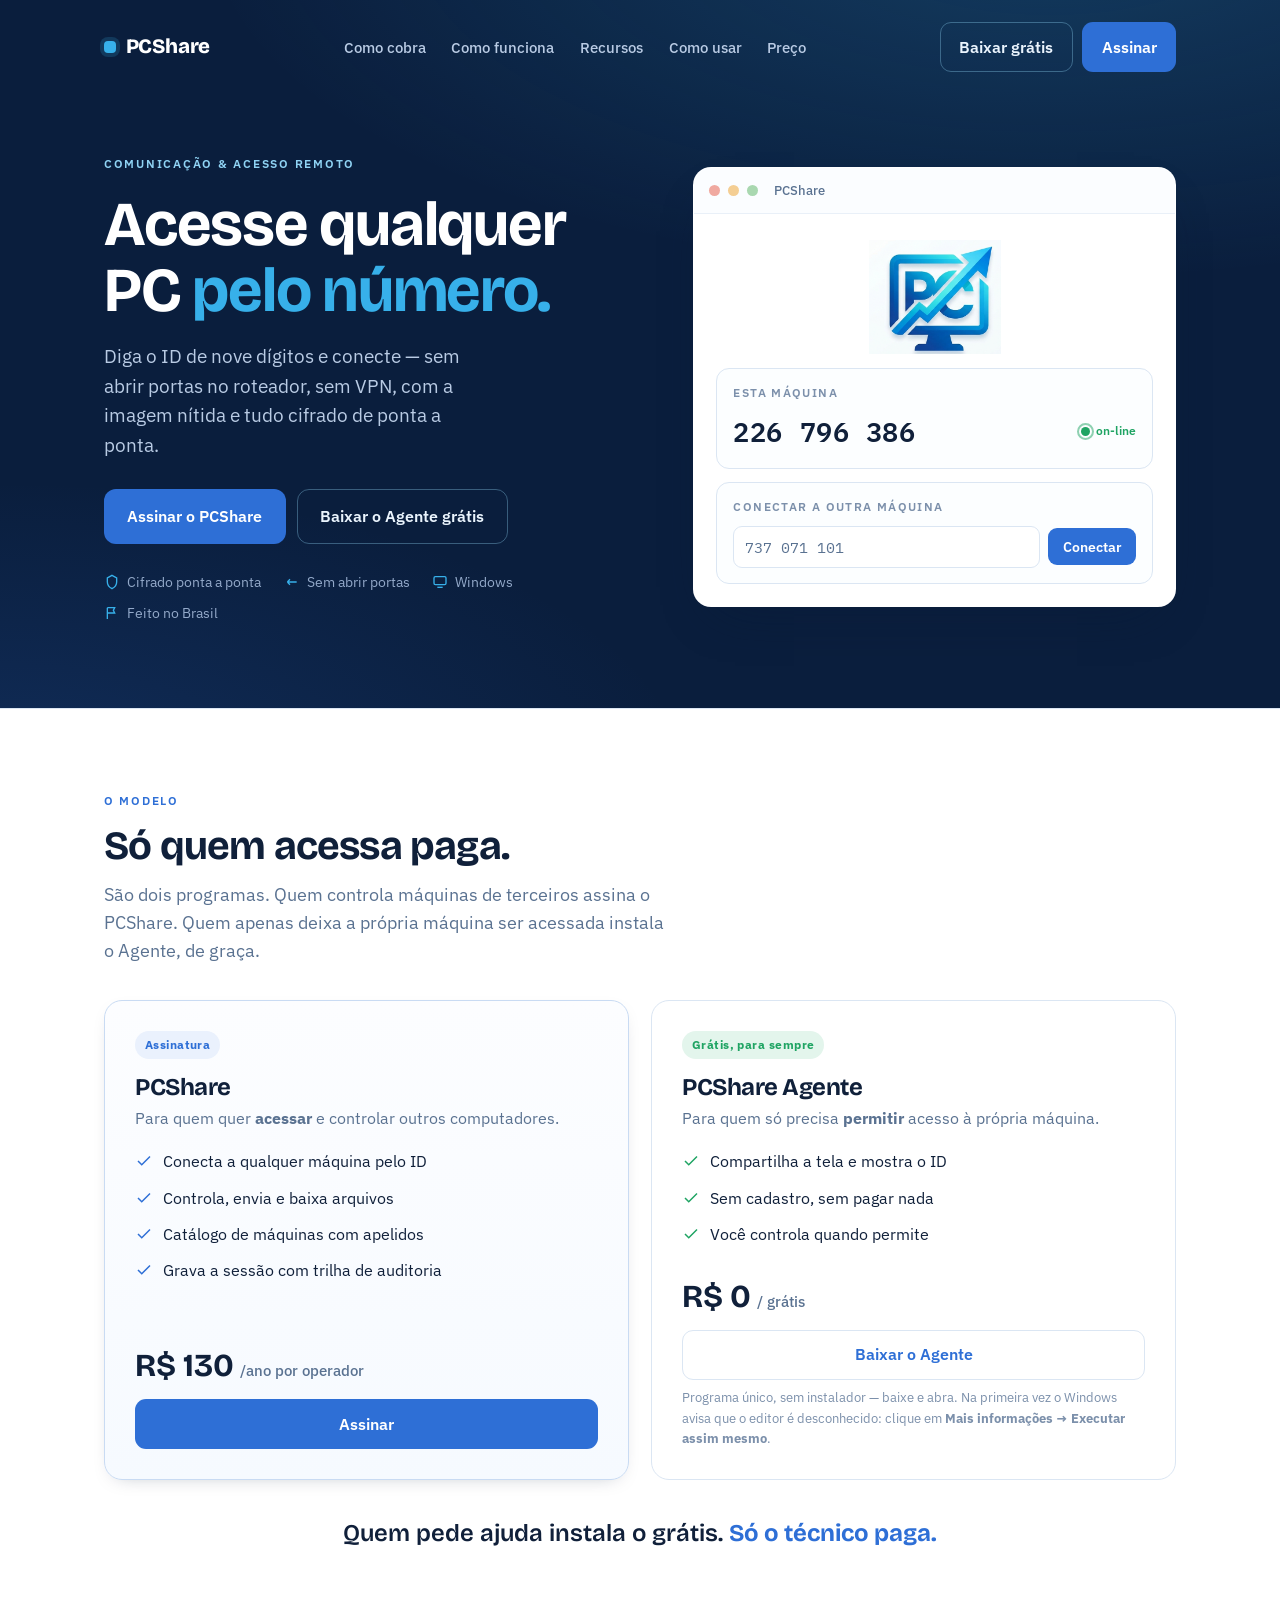
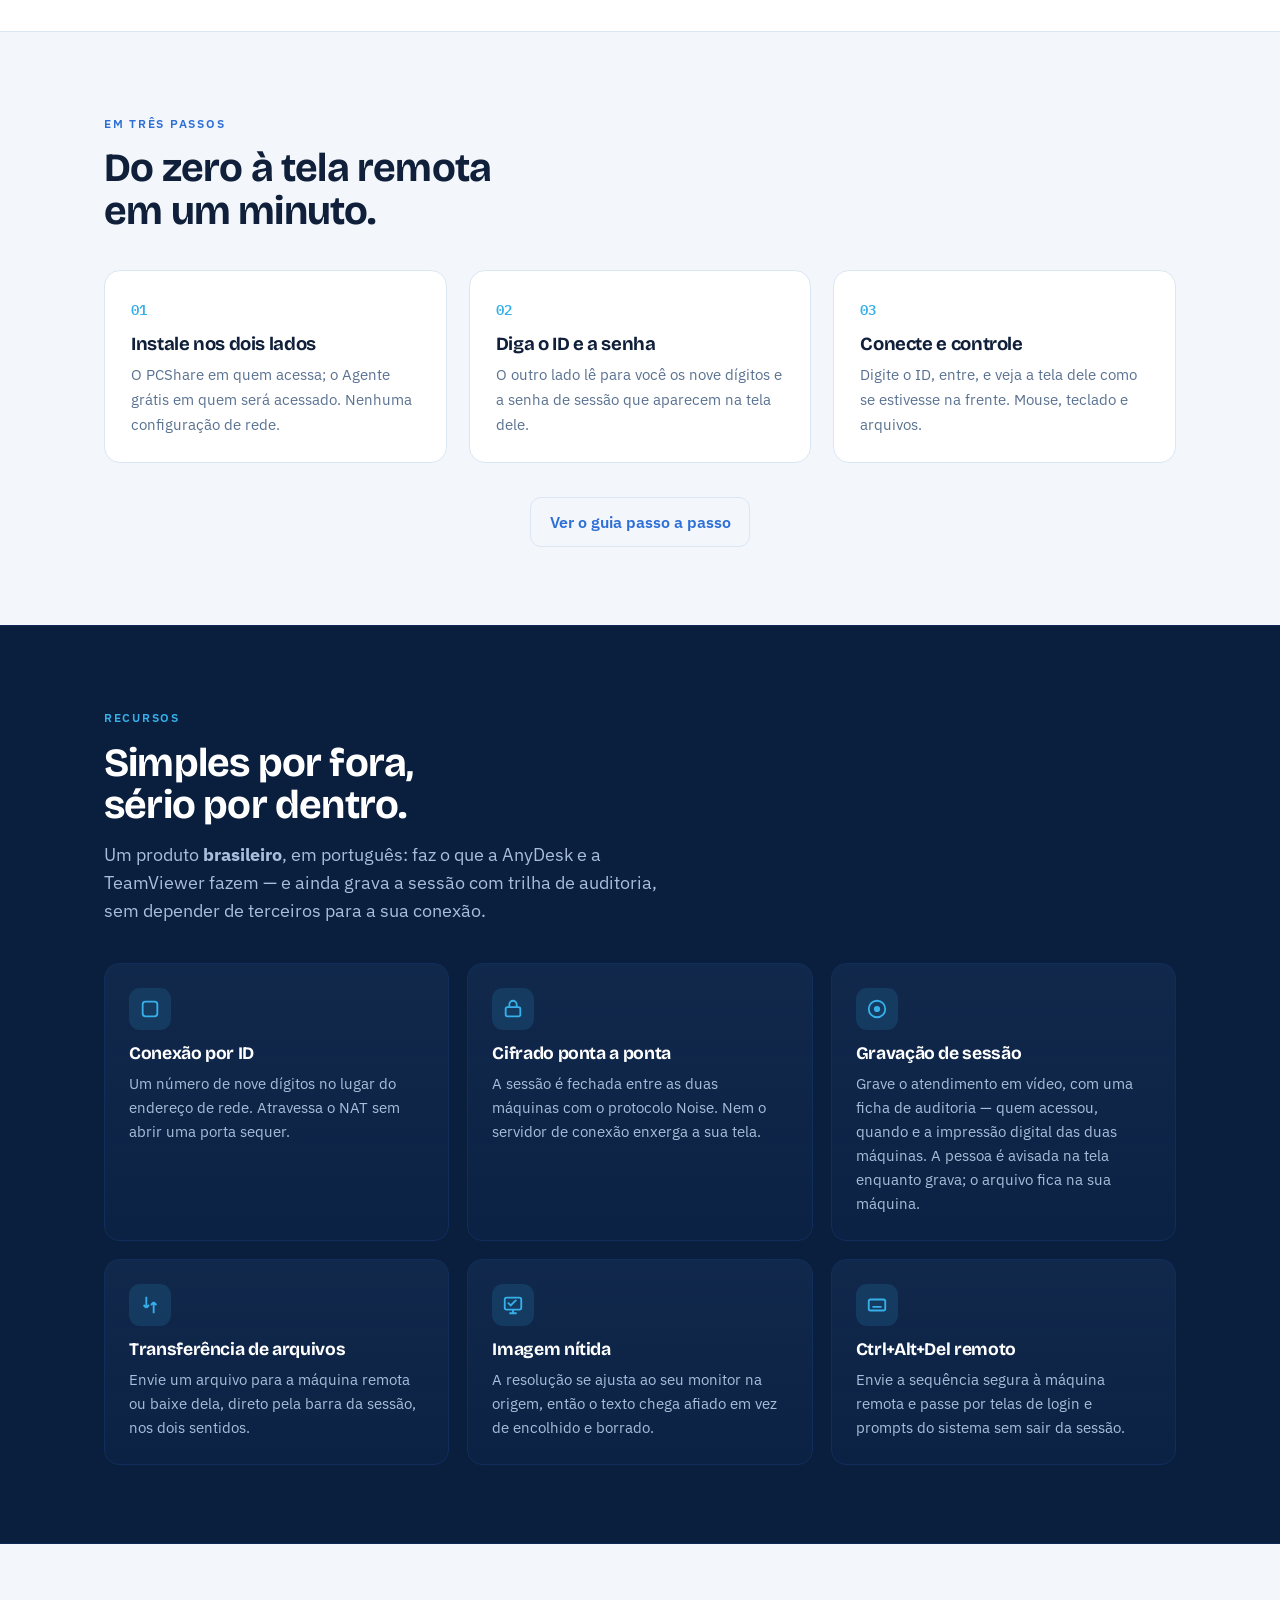
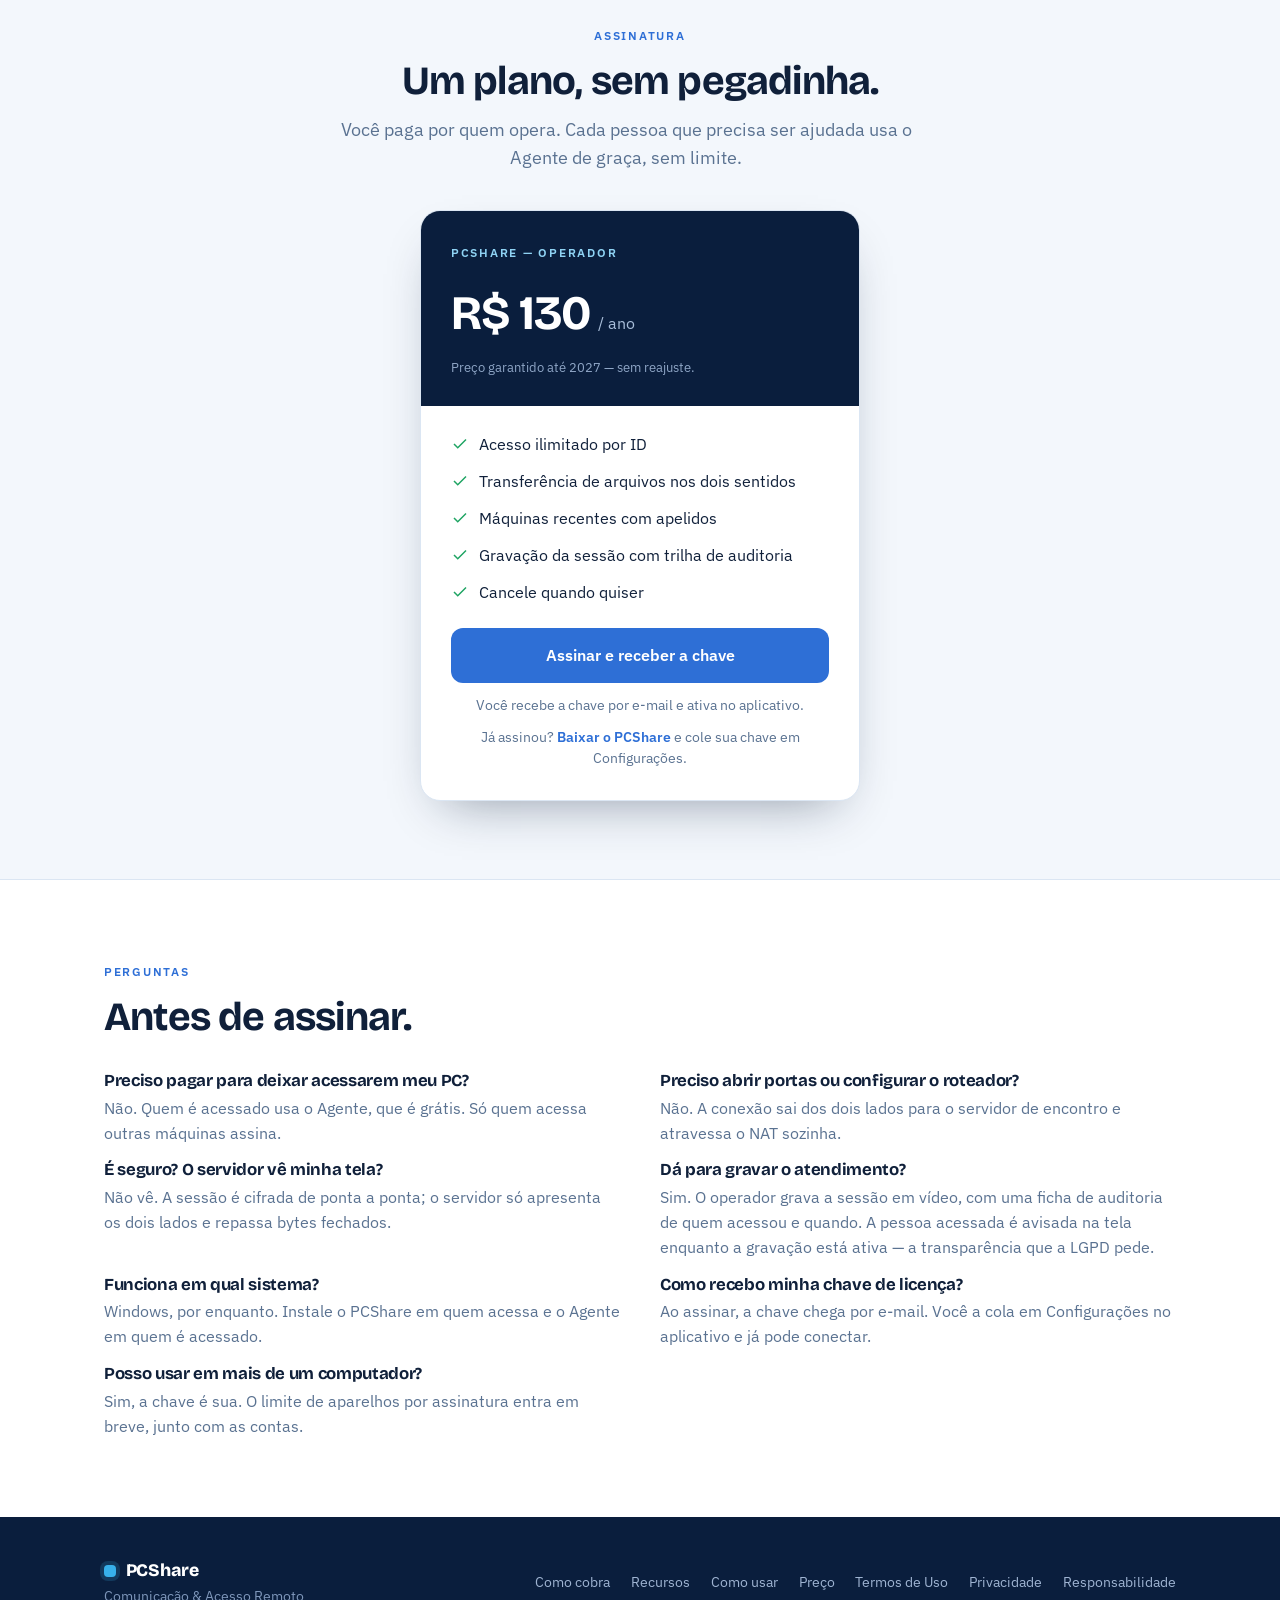
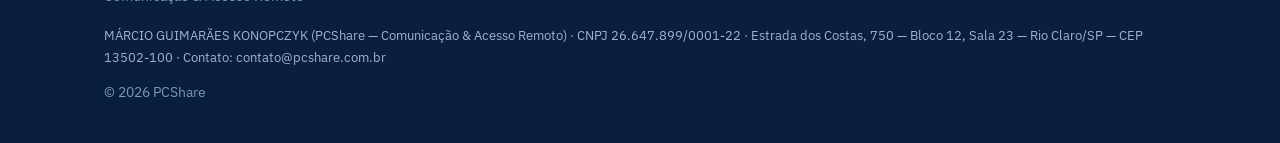
<file: site/index.html>
<!doctype html>
<html lang="pt-BR">
<head>
<meta charset="utf-8">
<meta name="viewport" content="width=device-width, initial-scale=1">
<title>PCShare — acesso remoto por ID</title>
<meta name="description" content="Acesso remoto por ID, brasileiro e cifrado de ponta a ponta, com gravação de sessão e trilha de auditoria. O operador assina; quem é acessado usa de graça.">
<link rel="canonical" href="https://www.pcshare.com.br/">
<meta name="theme-color" content="#0A1E3D">
<link rel="icon" type="image/png" sizes="64x64" href="/favicon.png">
<link rel="apple-touch-icon" href="/favicon.png">

<!-- cartão do link: é assim que a página aparece colada no WhatsApp -->
<meta property="og:type" content="website">
<meta property="og:site_name" content="PCShare">
<meta property="og:locale" content="pt_BR">
<meta property="og:url" content="https://www.pcshare.com.br/">
<meta property="og:title" content="PCShare — acesse qualquer PC pelo número">
<meta property="og:description" content="Diga o ID de nove dígitos e conecte: sem abrir portas no roteador, sem VPN, cifrado de ponta a ponta. Quem é acessado usa de graça.">
<meta property="og:image" content="https://www.pcshare.com.br/og.png">
<meta property="og:image:width" content="1200">
<meta property="og:image:height" content="630">
<meta property="og:image:alt" content="PCShare — Comunicação & Acesso Remoto">
<meta name="twitter:card" content="summary_large_image">
<meta name="twitter:title" content="PCShare — acesse qualquer PC pelo número">
<meta name="twitter:description" content="Diga o ID de nove dígitos e conecte: sem abrir portas no roteador, sem VPN, cifrado de ponta a ponta.">
<meta name="twitter:image" content="https://www.pcshare.com.br/og.png">

<link rel="preconnect" href="https://fonts.googleapis.com">
<link rel="preconnect" href="https://fonts.gstatic.com" crossorigin>
<link rel="stylesheet" href="https://fonts.googleapis.com/css2?family=Bricolage+Grotesque:opsz,wght@12..96,600;12..96,700;12..96,800&family=IBM+Plex+Mono:wght@500;600&family=IBM+Plex+Sans:wght@400;500;600;700&display=swap">
<style>
  :root{
    --navy:#0A1E3D; --navy-2:#0E2A54;
    --navy-line:#1B3A66; --navy-card:#102E5B;
    --cyan:#37B0EA; --cyan-soft:#8FD3F4;
    --blue:#2E6FD6; --blue-hover:#255FBD;
    --ink:#10203A; --muted:#5A7291; --muted-2:#7C90AB;
    --paper:#F3F7FC; --card:#FFFFFF; --line:#DBE6F3; --line-2:#E9F0F8;
    --good:#1FA463; --good-soft:#E3F5EC;
    --sans:"IBM Plex Sans", system-ui, -apple-system, Segoe UI, Roboto, sans-serif;
    --disp:"Bricolage Grotesque", var(--sans);
    --mono:"IBM Plex Mono", ui-monospace, SFMono-Regular, Menlo, monospace;
    --wrap:1120px;
    --shadow:0 22px 50px -24px rgba(9,26,54,.45);
    --shadow-sm:0 6px 20px -12px rgba(9,26,54,.35);
  }
  *{box-sizing:border-box}
  body{
    margin:0; background:var(--paper); color:var(--ink);
    font-family:var(--sans); font-size:16px; line-height:1.6;
    -webkit-font-smoothing:antialiased;
  }
  h1,h2,h3{font-family:var(--disp); font-weight:700; line-height:1.06; letter-spacing:-.02em; text-wrap:balance; margin:0}
  p{margin:0}
  a{color:inherit; text-decoration:none}
  img{max-width:100%; display:block}
  .wrap{max-width:var(--wrap); margin-inline:auto; padding-inline:24px}
  .eyebrow{font-size:.78rem; font-weight:600; letter-spacing:.14em; text-transform:uppercase}
  .btn{
    display:inline-flex; align-items:center; gap:.5rem; justify-content:center;
    font-family:var(--sans); font-weight:600; font-size:.98rem;
    padding:.72rem 1.15rem; border-radius:11px; border:1px solid transparent;
    cursor:pointer; transition:transform .12s ease, background .15s ease, border-color .15s ease;
  }
  .btn:active{transform:translateY(1px)}
  .btn-primary{background:var(--blue); color:#fff}
  .btn-primary:hover{background:var(--blue-hover)}
  .btn-ghost-light{background:transparent; color:#EAF4FD; border-color:rgba(143,211,244,.35)}
  .btn-ghost-light:hover{border-color:var(--cyan); color:#fff}
  .btn-ghost{background:transparent; color:var(--blue); border-color:var(--line)}
  .btn-ghost:hover{border-color:var(--blue); background:#fff}
  .btn-lg{padding:.85rem 1.4rem; font-size:1.02rem; border-radius:12px}
  a:focus-visible,.btn:focus-visible{outline:3px solid var(--cyan); outline-offset:2px}

  /* ---------- hero + nav (navy) ---------- */
  .top{background:var(--navy); color:#EAF2FB; position:relative; overflow:hidden}
  .top::before{ /* faint signal grid */
    content:""; position:absolute; inset:0;
    background:
      radial-gradient(120% 90% at 82% -10%, rgba(55,176,234,.20), transparent 55%),
      radial-gradient(90% 70% at 0% 110%, rgba(46,111,214,.18), transparent 60%);
    pointer-events:none;
  }
  nav{position:relative; display:flex; align-items:center; justify-content:space-between; gap:1rem; padding-block:22px}
  .brand{display:flex; align-items:center; gap:.6rem; font-family:var(--disp); font-weight:800; font-size:1.28rem; letter-spacing:-.01em; color:#fff}
  .brand .mk{width:12px; height:12px; border-radius:4px; background:var(--cyan); box-shadow:0 0 0 4px rgba(55,176,234,.18)}
  .nav-links{display:flex; align-items:center; gap:1.6rem}
  .nav-links a{color:#B9CBE4; font-weight:500; font-size:.95rem}
  .nav-links a:hover{color:#fff}
  .nav-cta{display:flex; align-items:center; gap:.6rem}

  .hero{position:relative; display:grid; grid-template-columns:1.05fr .95fr; gap:56px; align-items:center; padding-block:56px 84px}
  .hero .eyebrow{color:var(--cyan-soft)}
  .hero h1{color:#fff; font-size:clamp(2.4rem,5.4vw,3.9rem); margin-top:16px}
  .hero h1 .hl{color:var(--cyan)}
  .hero .lead{color:#B9CBE4; font-size:1.16rem; max-width:34ch; margin-top:18px}
  .hero-cta{display:flex; flex-wrap:wrap; gap:.7rem; margin-top:28px}
  .trust{display:flex; flex-wrap:wrap; gap:.5rem 1.4rem; margin-top:26px; color:#93A9C9; font-size:.9rem}
  .trust span{display:inline-flex; align-items:center; gap:.45rem}
  .trust svg{color:var(--cyan)}

  /* app-window mock */
  .mock{background:var(--card); color:var(--ink); border-radius:18px; box-shadow:var(--shadow); overflow:hidden; border:1px solid rgba(255,255,255,.5)}
  .mock-bar{display:flex; align-items:center; gap:.5rem; padding:12px 15px; border-bottom:1px solid var(--line-2); background:#FBFDFF}
  .mock-bar i{width:11px; height:11px; border-radius:50%; background:#D6E0EC; display:block}
  .mock-bar i:nth-child(1){background:#F0A9A0} .mock-bar i:nth-child(2){background:#F4CE93} .mock-bar i:nth-child(3){background:#A9D8B0}
  .mock-bar .ttl{margin-left:8px; font-size:.82rem; color:var(--muted); font-weight:500}
  .mock-body{padding:22px}
  .mock-logo{display:flex; justify-content:center; padding:4px 0 14px}
  .mock-logo img{width:132px; height:auto}
  .panel{border:1px solid var(--line); border-radius:13px; padding:15px 16px; background:#FCFEFF}
  .panel + .panel{margin-top:13px}
  .plabel{font-size:.72rem; font-weight:600; letter-spacing:.12em; text-transform:uppercase; color:var(--muted-2)}
  .idrow{display:flex; align-items:center; justify-content:space-between; gap:10px; margin-top:7px}
  .idnum{font-family:var(--mono); font-weight:600; font-size:1.7rem; letter-spacing:.02em; color:var(--ink)}
  .online{display:inline-flex; align-items:center; gap:.4rem; font-size:.78rem; color:var(--good); font-weight:600}
  .dot{position:relative; width:9px; height:9px; border-radius:50%; background:var(--good)}
  .dot::after{content:""; position:absolute; inset:-4px; border-radius:50%; border:2px solid var(--good); opacity:.5; animation:ping 1.8s ease-out infinite}
  .field{display:flex; align-items:center; gap:8px; margin-top:9px}
  .field .inp{flex:1; border:1px solid var(--line); border-radius:9px; padding:.5rem .65rem; font-family:var(--mono); color:var(--muted); font-size:.95rem; background:#fff}
  .field .go{background:var(--blue); color:#fff; border:none; border-radius:9px; padding:.55rem .9rem; font-weight:600; font-family:var(--sans); font-size:.9rem}
  @keyframes ping{from{transform:scale(1); opacity:.5} to{transform:scale(2.1); opacity:0}}
  @media (prefers-reduced-motion:reduce){.dot::after{animation:none}}

  /* ---------- sections ---------- */
  section{padding-block:78px}
  .sec-head{max-width:60ch}
  .sec-head .eyebrow{color:var(--blue)}
  .sec-head h2{font-size:clamp(1.75rem,3.4vw,2.5rem); margin-top:12px}
  .sec-head p{color:var(--muted); font-size:1.1rem; margin-top:14px; max-width:52ch}

  /* two paths */
  .paths{background:#fff; border-block:1px solid var(--line)}
  .paths-grid{display:grid; grid-template-columns:1fr 1fr; gap:22px; margin-top:34px}
  .path{border:1px solid var(--line); border-radius:18px; padding:30px; display:flex; flex-direction:column; background:var(--card)}
  .path.pay{border-color:#C9DBF3; box-shadow:var(--shadow-sm); background:linear-gradient(180deg,#FCFDFF, #F6FAFF)}
  .path .tag{align-self:flex-start; font-size:.76rem; font-weight:700; letter-spacing:.04em; padding:.28rem .6rem; border-radius:999px}
  .tag.paid{background:#EAF1FD; color:var(--blue)}
  .tag.free{background:var(--good-soft); color:var(--good)}
  .path h3{font-size:1.5rem; margin-top:16px}
  .path .who{color:var(--muted); margin-top:6px; font-size:.98rem}
  .path ul{list-style:none; padding:0; margin:18px 0 24px; display:flex; flex-direction:column; gap:11px}
  .path li{display:flex; gap:.6rem; align-items:flex-start; font-size:.98rem}
  .path li svg{flex:none; margin-top:3px; color:var(--blue)}
  .path.free li svg{color:var(--good)}
  .path .foot{margin-top:auto; display:flex; flex-direction:column; gap:8px}
  .price{font-family:var(--disp); font-weight:700; font-size:2rem; color:var(--ink); display:flex; align-items:baseline; gap:.35rem}
  .price small{font-size:.95rem; font-weight:500; color:var(--muted); font-family:var(--sans)}
  .path .note{font-size:.8rem; color:var(--muted-2)}
  .rule{margin-top:34px; text-align:center; font-family:var(--disp); font-weight:600; font-size:clamp(1.1rem,2.3vw,1.5rem); color:var(--ink)}
  .rule b{color:var(--blue)}

  /* how */
  .steps{display:grid; grid-template-columns:repeat(3,1fr); gap:22px; margin-top:38px; counter-reset:s}
  .step{position:relative; padding:26px; border:1px solid var(--line); border-radius:16px; background:#fff}
  .step::before{counter-increment:s; content:counter(s,decimal-leading-zero); font-family:var(--mono); font-weight:600; color:var(--cyan); font-size:.9rem}
  .step h3{font-size:1.16rem; margin-top:12px}
  .step p{color:var(--muted); margin-top:8px; font-size:.96rem}

  /* features */
  .features{background:var(--navy); color:#E7F0FA; border-block:1px solid var(--navy-2)}
  .features .sec-head .eyebrow{color:var(--cyan)}
  .features .sec-head h2{color:#fff}
  .features .sec-head p{color:#A9BEDA}
  .fgrid{display:grid; grid-template-columns:repeat(3,1fr); gap:18px; margin-top:38px}
  .feat{border:1px solid var(--navy-card); border-radius:15px; padding:24px; background:linear-gradient(180deg,rgba(28,59,102,.35),rgba(16,46,91,.25))}
  .feat .ic{width:42px; height:42px; border-radius:11px; display:grid; place-items:center; background:rgba(55,176,234,.14); color:var(--cyan); margin-bottom:15px}
  .feat h3{font-size:1.1rem; color:#fff}
  .feat p{color:#A9BEDA; margin-top:8px; font-size:.94rem}

  /* pricing */
  .pricing .sec-head{margin-inline:auto; text-align:center}
  .plan{max-width:440px; margin:38px auto 0; border:1px solid var(--line); border-radius:20px; overflow:hidden; box-shadow:var(--shadow); background:#fff}
  .plan-top{background:var(--navy); color:#fff; padding:28px 30px}
  .plan-top .eyebrow{color:var(--cyan-soft)}
  .plan-top .pr{display:flex; align-items:baseline; gap:.4rem; margin-top:10px}
  .plan-top .pr b{font-family:var(--disp); font-weight:700; font-size:3rem; letter-spacing:-.02em}
  .plan-top .pr span{color:#A9BEDA}
  .plan-top .ex{color:#8FA6C6; font-size:.8rem; margin-top:6px}
  .plan-body{padding:26px 30px 30px}
  .plan-body ul{list-style:none; padding:0; margin:0 0 22px; display:flex; flex-direction:column; gap:12px}
  .plan-body li{display:flex; gap:.6rem; align-items:flex-start; font-size:.98rem}
  .plan-body li svg{flex:none; margin-top:3px; color:var(--good)}
  .plan-body .btn{width:100%}
  .plan-body .sub{text-align:center; font-size:.85rem; color:var(--muted); margin-top:12px}

  /* faq */
  .faq-grid{display:grid; grid-template-columns:1fr 1fr; gap:16px 40px; margin-top:34px}
  .qa h3{font-size:1.05rem}
  .qa p{color:var(--muted); margin-top:6px; font-size:.97rem}

  footer{background:var(--navy); color:#9FB4D2; padding-block:40px}
  .foot-row{display:flex; flex-wrap:wrap; align-items:center; justify-content:space-between; gap:16px}
  footer .brand{font-size:1.1rem}
  footer .tagline{font-size:.86rem; color:#7E96BA}
  footer .links{display:flex; flex-wrap:wrap; gap:1.3rem; font-size:.9rem}
  footer .links a:hover{color:#fff}
  footer .ident{font-size:.82rem; color:#9FB4D2; line-height:1.7; margin-top:18px}
  .preencher{background:#FFF3C4; color:#7a5c00; padding:0 5px; border-radius:4px; font-weight:600; white-space:nowrap}

  @media (max-width:900px){
    .hero{grid-template-columns:1fr; gap:36px; padding-block:36px 60px}
    .hero .lead{max-width:46ch}
    .paths-grid,.steps,.fgrid,.faq-grid{grid-template-columns:1fr}
    .nav-links{display:none}
  }
  @media (max-width:560px){
    .wrap{padding-inline:18px}
    section{padding-block:56px}
    .idnum{font-size:1.45rem}
    .nav-cta .btn:first-child{display:none}
  }
</style>
</head>
<body>

<div class="top">
  <div class="wrap">
    <nav>
      <div class="brand"><span class="mk"></span>PCShare</div>
      <div class="nav-links">
        <a href="#modelo">Como cobra</a>
        <a href="#como">Como funciona</a>
        <a href="#recursos">Recursos</a>
        <a href="/como-usar.html">Como usar</a>
        <a href="#preco">Preço</a>
      </div>
      <div class="nav-cta">
        <a class="btn btn-ghost-light" href="/baixar/PCShare-Agente.exe" download>Baixar grátis</a>
        <a class="btn btn-primary" href="#preco">Assinar</a>
      </div>
    </nav>

    <header class="hero">
      <div>
        <span class="eyebrow">Comunicação &amp; Acesso Remoto</span>
        <h1>Acesse qualquer PC <span class="hl">pelo número.</span></h1>
        <p class="lead">Diga o ID de nove dígitos e conecte — sem abrir portas no roteador, sem VPN, com a imagem nítida e tudo cifrado de ponta a ponta.</p>
        <div class="hero-cta">
          <a class="btn btn-primary btn-lg" href="#preco">Assinar o PCShare</a>
          <a class="btn btn-ghost-light btn-lg" href="/baixar/PCShare-Agente.exe" download>Baixar o Agente grátis</a>
        </div>
        <div class="trust">
          <span><svg width="16" height="16" viewBox="0 0 24 24" fill="none" stroke="currentColor" stroke-width="2"><path d="M12 2l7 4v6c0 4.5-3 8-7 10-4-2-7-5.5-7-10V6l7-4z"/></svg> Cifrado ponta a ponta</span>
          <span><svg width="16" height="16" viewBox="0 0 24 24" fill="none" stroke="currentColor" stroke-width="2"><path d="M5 12h14M5 12l4-4M5 12l4 4"/></svg> Sem abrir portas</span>
          <span><svg width="16" height="16" viewBox="0 0 24 24" fill="none" stroke="currentColor" stroke-width="2"><rect x="3" y="4" width="18" height="12" rx="2"/><path d="M8 20h8"/></svg> Windows</span>
          <span><svg width="16" height="16" viewBox="0 0 24 24" fill="none" stroke="currentColor" stroke-width="2"><path d="M5 21V4M5 4h11l-2 4 2 4H5"/></svg> Feito no Brasil</span>
        </div>
      </div>

      <div class="mock" role="img" aria-label="Tela do aplicativo PCShare mostrando o ID da máquina">
        <div class="mock-bar"><i></i><i></i><i></i><span class="ttl">PCShare</span></div>
        <div class="mock-body">
          <div class="mock-logo"><img src="logo.png" alt="Logo do PCShare"></div>
          <div class="panel">
            <div class="plabel">Esta máquina</div>
            <div class="idrow">
              <span class="idnum">226 796 386</span>
              <span class="online"><span class="dot"></span>on-line</span>
            </div>
          </div>
          <div class="panel">
            <div class="plabel">Conectar a outra máquina</div>
            <div class="field">
              <span class="inp">737 071 101</span>
              <button class="go" type="button">Conectar</button>
            </div>
          </div>
        </div>
      </div>
    </header>
  </div>
</div>

<!-- ======= dois caminhos: quem paga ======= -->
<section class="paths" id="modelo">
  <div class="wrap">
    <div class="sec-head">
      <span class="eyebrow">O modelo</span>
      <h2>Só quem acessa paga.</h2>
      <p>São dois programas. Quem controla máquinas de terceiros assina o PCShare. Quem apenas deixa a própria máquina ser acessada instala o Agente, de graça.</p>
    </div>

    <div class="paths-grid">
      <div class="path pay">
        <span class="tag paid">Assinatura</span>
        <h3>PCShare</h3>
        <p class="who">Para quem quer <strong>acessar</strong> e controlar outros computadores.</p>
        <ul>
          <li><svg width="18" height="18" viewBox="0 0 24 24" fill="none" stroke="currentColor" stroke-width="2"><path d="M20 6L9 17l-5-5"/></svg> Conecta a qualquer máquina pelo ID</li>
          <li><svg width="18" height="18" viewBox="0 0 24 24" fill="none" stroke="currentColor" stroke-width="2"><path d="M20 6L9 17l-5-5"/></svg> Controla, envia e baixa arquivos</li>
          <li><svg width="18" height="18" viewBox="0 0 24 24" fill="none" stroke="currentColor" stroke-width="2"><path d="M20 6L9 17l-5-5"/></svg> Catálogo de máquinas com apelidos</li>
          <li><svg width="18" height="18" viewBox="0 0 24 24" fill="none" stroke="currentColor" stroke-width="2"><path d="M20 6L9 17l-5-5"/></svg> Grava a sessão com trilha de auditoria</li>
        </ul>
        <div class="foot">
          <div class="price">R$ 130 <small>/ano por operador</small></div>
          <a class="btn btn-primary" href="#preco">Assinar</a>
        </div>
      </div>

      <div class="path free">
        <span class="tag free">Grátis, para sempre</span>
        <h3>PCShare Agente</h3>
        <p class="who">Para quem só precisa <strong>permitir</strong> acesso à própria máquina.</p>
        <ul>
          <li><svg width="18" height="18" viewBox="0 0 24 24" fill="none" stroke="currentColor" stroke-width="2"><path d="M20 6L9 17l-5-5"/></svg> Compartilha a tela e mostra o ID</li>
          <li><svg width="18" height="18" viewBox="0 0 24 24" fill="none" stroke="currentColor" stroke-width="2"><path d="M20 6L9 17l-5-5"/></svg> Sem cadastro, sem pagar nada</li>
          <li><svg width="18" height="18" viewBox="0 0 24 24" fill="none" stroke="currentColor" stroke-width="2"><path d="M20 6L9 17l-5-5"/></svg> Você controla quando permite</li>
        </ul>
        <div class="foot">
          <div class="price">R$ 0 <small>/ grátis</small></div>
          <a class="btn btn-ghost" href="/baixar/PCShare-Agente.exe" download id="baixar">Baixar o Agente</a>
          <p class="note">Programa único, sem instalador — baixe e abra. Na primeira vez o Windows avisa que o editor é desconhecido: clique em <b>Mais informações → Executar assim mesmo</b>.</p>
        </div>
      </div>
    </div>

    <p class="rule">Quem pede ajuda instala o grátis. <b>Só o técnico paga.</b></p>
  </div>
</section>

<!-- ======= como funciona ======= -->
<section id="como">
  <div class="wrap">
    <div class="sec-head">
      <span class="eyebrow">Em três passos</span>
      <h2>Do zero à tela remota em um minuto.</h2>
    </div>
    <div class="steps">
      <div class="step">
        <h3>Instale nos dois lados</h3>
        <p>O PCShare em quem acessa; o Agente grátis em quem será acessado. Nenhuma configuração de rede.</p>
      </div>
      <div class="step">
        <h3>Diga o ID e a senha</h3>
        <p>O outro lado lê para você os nove dígitos e a senha de sessão que aparecem na tela dele.</p>
      </div>
      <div class="step">
        <h3>Conecte e controle</h3>
        <p>Digite o ID, entre, e veja a tela dele como se estivesse na frente. Mouse, teclado e arquivos.</p>
      </div>
    </div>
    <div style="text-align:center; margin-top:34px">
      <a class="btn btn-ghost" href="/como-usar.html">Ver o guia passo a passo</a>
    </div>
  </div>
</section>

<!-- ======= recursos ======= -->
<section class="features" id="recursos">
  <div class="wrap">
    <div class="sec-head">
      <span class="eyebrow">Recursos</span>
      <h2>Simples por fora, sério por dentro.</h2>
      <p>Um produto <strong>brasileiro</strong>, em português: faz o que a AnyDesk e a TeamViewer fazem — e ainda grava a sessão com trilha de auditoria, sem depender de terceiros para a sua conexão.</p>
    </div>
    <div class="fgrid">
      <div class="feat">
        <div class="ic"><svg width="22" height="22" viewBox="0 0 24 24" fill="none" stroke="currentColor" stroke-width="2"><rect x="4" y="4" width="16" height="16" rx="3"/><path d="M9 9h.01M15 9h.01M9 15h.01M15 15h.01"/></svg></div>
        <h3>Conexão por ID</h3>
        <p>Um número de nove dígitos no lugar do endereço de rede. Atravessa o NAT sem abrir uma porta sequer.</p>
      </div>
      <div class="feat">
        <div class="ic"><svg width="22" height="22" viewBox="0 0 24 24" fill="none" stroke="currentColor" stroke-width="2"><rect x="4" y="10" width="16" height="10" rx="2"/><path d="M8 10V7a4 4 0 018 0v3"/></svg></div>
        <h3>Cifrado ponta a ponta</h3>
        <p>A sessão é fechada entre as duas máquinas com o protocolo Noise. Nem o servidor de conexão enxerga a sua tela.</p>
      </div>
      <div class="feat">
        <div class="ic"><svg width="22" height="22" viewBox="0 0 24 24" fill="none" stroke="currentColor" stroke-width="2"><circle cx="12" cy="12" r="9"/><circle cx="12" cy="12" r="3.4" fill="currentColor" stroke="none"/></svg></div>
        <h3>Gravação de sessão</h3>
        <p>Grave o atendimento em vídeo, com uma ficha de auditoria — quem acessou, quando e a impressão digital das duas máquinas. A pessoa é avisada na tela enquanto grava; o arquivo fica na sua máquina.</p>
      </div>
      <div class="feat">
        <div class="ic"><svg width="22" height="22" viewBox="0 0 24 24" fill="none" stroke="currentColor" stroke-width="2"><path d="M8 3v12M8 15l-3-3M8 15l3-3M16 21V9M16 9l-3 3M16 9l3 3"/></svg></div>
        <h3>Transferência de arquivos</h3>
        <p>Envie um arquivo para a máquina remota ou baixe dela, direto pela barra da sessão, nos dois sentidos.</p>
      </div>
      <div class="feat">
        <div class="ic"><svg width="22" height="22" viewBox="0 0 24 24" fill="none" stroke="currentColor" stroke-width="2"><rect x="3" y="4" width="18" height="13" rx="2"/><path d="M8 21h8M12 17v4"/><path d="M7 10l2.5 2.5L15 7" stroke-linecap="round"/></svg></div>
        <h3>Imagem nítida</h3>
        <p>A resolução se ajusta ao seu monitor na origem, então o texto chega afiado em vez de encolhido e borrado.</p>
      </div>
      <div class="feat">
        <div class="ic"><svg width="22" height="22" viewBox="0 0 24 24" fill="none" stroke="currentColor" stroke-width="2"><rect x="3" y="6" width="18" height="12" rx="2"/><path d="M7 10h.01M11 10h.01M15 10h.01M7 14h10"/></svg></div>
        <h3>Ctrl+Alt+Del remoto</h3>
        <p>Envie a sequência segura à máquina remota e passe por telas de login e prompts do sistema sem sair da sessão.</p>
      </div>
    </div>
  </div>
</section>

<!-- ======= preço ======= -->
<section class="pricing" id="preco">
  <div class="wrap">
    <div class="sec-head">
      <span class="eyebrow">Assinatura</span>
      <h2>Um plano, sem pegadinha.</h2>
      <p>Você paga por quem opera. Cada pessoa que precisa ser ajudada usa o Agente de graça, sem limite.</p>
    </div>

    <div class="plan">
      <div class="plan-top">
        <span class="eyebrow">PCShare — Operador</span>
        <div class="pr"><b>R$ 130</b><span>/ ano</span></div>
        <div class="ex">Preço garantido até 2027 — sem reajuste.</div>
      </div>
      <div class="plan-body">
        <ul>
          <li><svg width="18" height="18" viewBox="0 0 24 24" fill="none" stroke="currentColor" stroke-width="2"><path d="M20 6L9 17l-5-5"/></svg> Acesso ilimitado por ID</li>
          <li><svg width="18" height="18" viewBox="0 0 24 24" fill="none" stroke="currentColor" stroke-width="2"><path d="M20 6L9 17l-5-5"/></svg> Transferência de arquivos nos dois sentidos</li>
          <li><svg width="18" height="18" viewBox="0 0 24 24" fill="none" stroke="currentColor" stroke-width="2"><path d="M20 6L9 17l-5-5"/></svg> Máquinas recentes com apelidos</li>
          <li><svg width="18" height="18" viewBox="0 0 24 24" fill="none" stroke="currentColor" stroke-width="2"><path d="M20 6L9 17l-5-5"/></svg> Gravação da sessão com trilha de auditoria</li>
          <li><svg width="18" height="18" viewBox="0 0 24 24" fill="none" stroke="currentColor" stroke-width="2"><path d="M20 6L9 17l-5-5"/></svg> Cancele quando quiser</li>
        </ul>
        <a class="btn btn-primary btn-lg" href="https://www.asaas.com/000/c/dwhu0uk0p0c2svs0" target="_blank" rel="noopener">Assinar e receber a chave</a>
        <p class="sub">Você recebe a chave por e-mail e ativa no aplicativo.</p>
        <p class="sub" style="margin-top:10px">Já assinou? <a href="/baixar/PCShare.exe" download style="color:var(--blue); font-weight:600">Baixar o PCShare</a> e cole sua chave em Configurações.</p>
      </div>
    </div>
  </div>
</section>

<!-- ======= faq ======= -->
<section id="faq" style="background:#fff;border-top:1px solid var(--line)">
  <div class="wrap">
    <div class="sec-head">
      <span class="eyebrow">Perguntas</span>
      <h2>Antes de assinar.</h2>
    </div>
    <div class="faq-grid">
      <div class="qa">
        <h3>Preciso pagar para deixar acessarem meu PC?</h3>
        <p>Não. Quem é acessado usa o Agente, que é grátis. Só quem acessa outras máquinas assina.</p>
      </div>
      <div class="qa">
        <h3>Preciso abrir portas ou configurar o roteador?</h3>
        <p>Não. A conexão sai dos dois lados para o servidor de encontro e atravessa o NAT sozinha.</p>
      </div>
      <div class="qa">
        <h3>É seguro? O servidor vê minha tela?</h3>
        <p>Não vê. A sessão é cifrada de ponta a ponta; o servidor só apresenta os dois lados e repassa bytes fechados.</p>
      </div>
      <div class="qa">
        <h3>Dá para gravar o atendimento?</h3>
        <p>Sim. O operador grava a sessão em vídeo, com uma ficha de auditoria de quem acessou e quando. A pessoa acessada é avisada na tela enquanto a gravação está ativa — a transparência que a LGPD pede.</p>
      </div>
      <div class="qa">
        <h3>Funciona em qual sistema?</h3>
        <p>Windows, por enquanto. Instale o PCShare em quem acessa e o Agente em quem é acessado.</p>
      </div>
      <div class="qa">
        <h3>Como recebo minha chave de licença?</h3>
        <p>Ao assinar, a chave chega por e-mail. Você a cola em Configurações no aplicativo e já pode conectar.</p>
      </div>
      <div class="qa">
        <h3>Posso usar em mais de um computador?</h3>
        <p>Sim, a chave é sua. O limite de aparelhos por assinatura entra em breve, junto com as contas.</p>
      </div>
    </div>
  </div>
</section>

<footer>
  <div class="wrap">
    <div class="foot-row">
      <div>
        <div class="brand"><span class="mk"></span>PCShare</div>
        <div class="tagline">Comunicação &amp; Acesso Remoto</div>
      </div>
      <div class="links">
        <a href="#modelo">Como cobra</a>
        <a href="#recursos">Recursos</a>
        <a href="/como-usar.html">Como usar</a>
        <a href="#preco">Preço</a>
        <a href="/termos.html">Termos de Uso</a>
        <a href="/privacidade.html">Privacidade</a>
        <a href="/responsabilidade.html">Responsabilidade</a>
      </div>
    </div>
    <div class="ident">
      MÁRCIO GUIMARÃES KONOPCZYK (PCShare — Comunicação &amp; Acesso Remoto) · CNPJ 26.647.899/0001-22 ·
      Estrada dos Costas, 750 — Bloco 12, Sala 23 — Rio Claro/SP — CEP 13502-100 · Contato: <a href="mailto:contato@pcshare.com.br">contato@pcshare.com.br</a>
    </div>
    <div class="tagline" style="margin-top:12px">© 2026 PCShare</div>
  </div>
</footer>

</body>
</html>
</file>
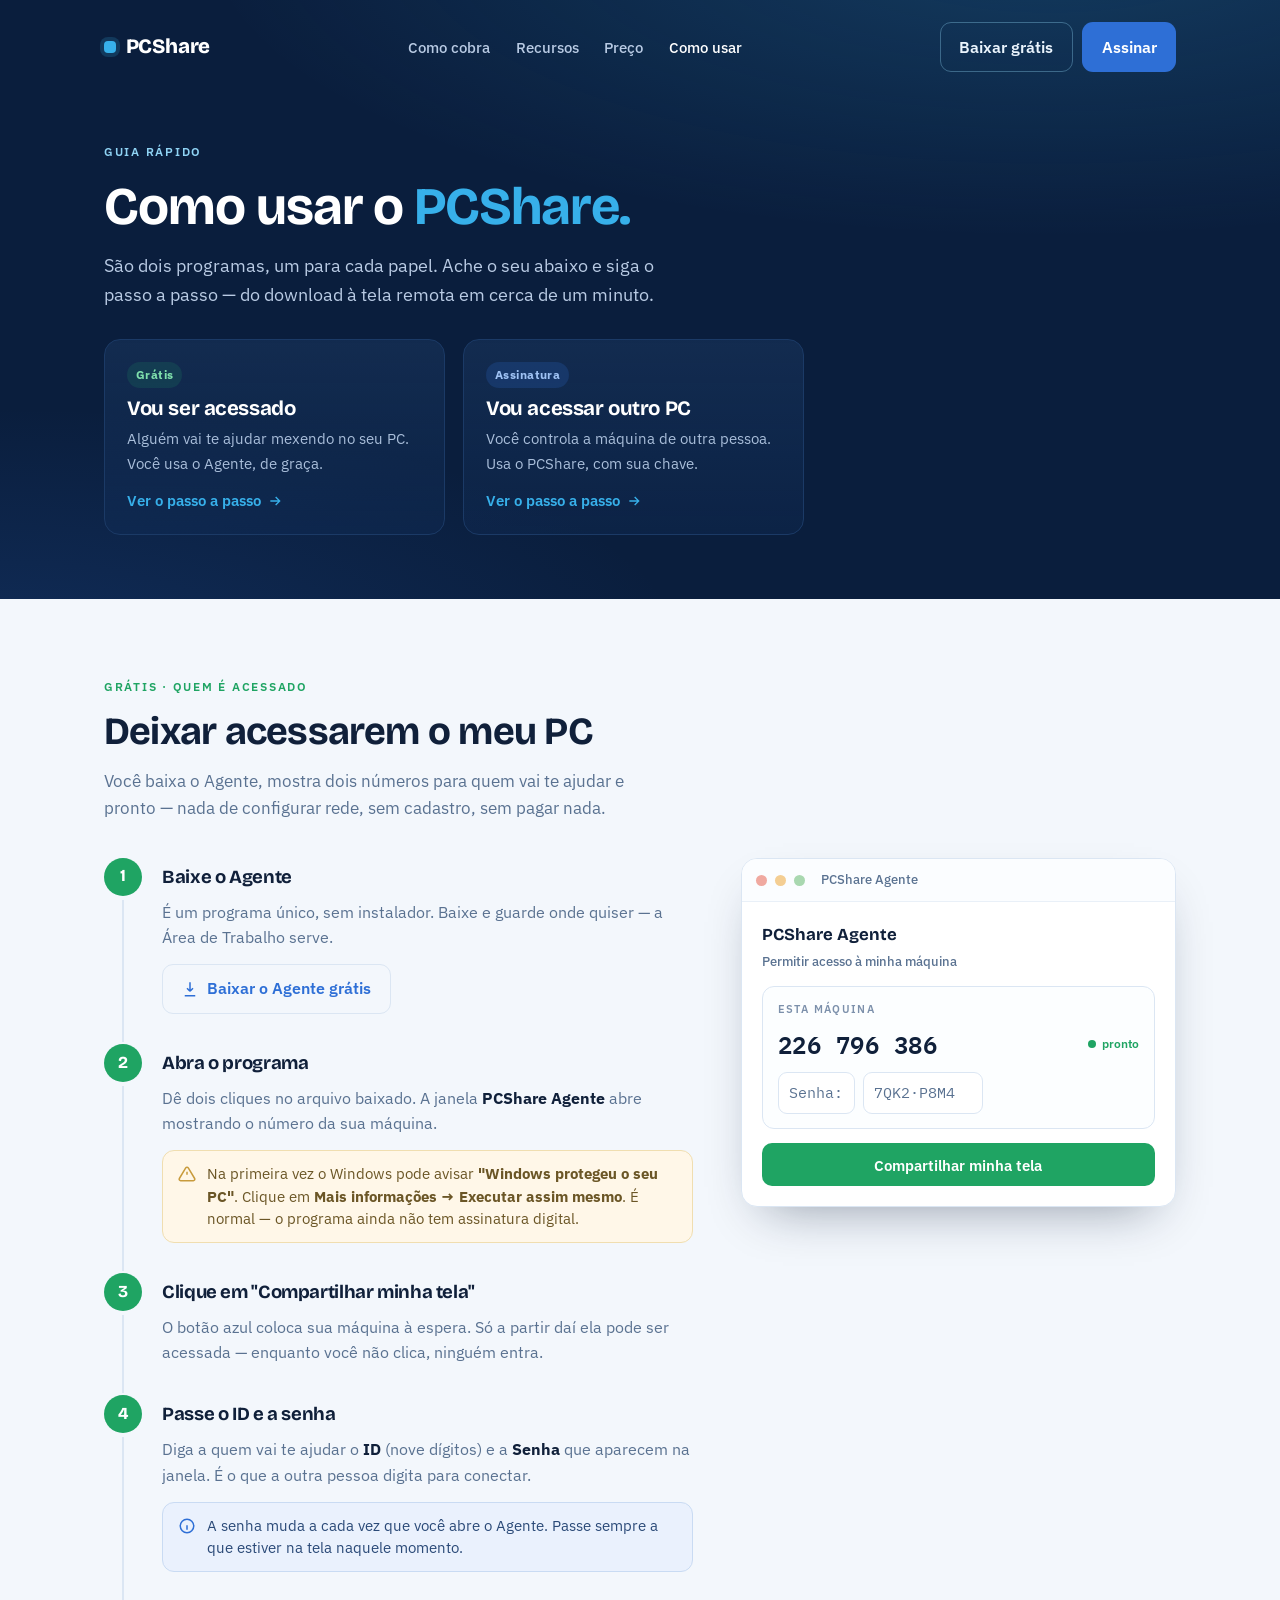
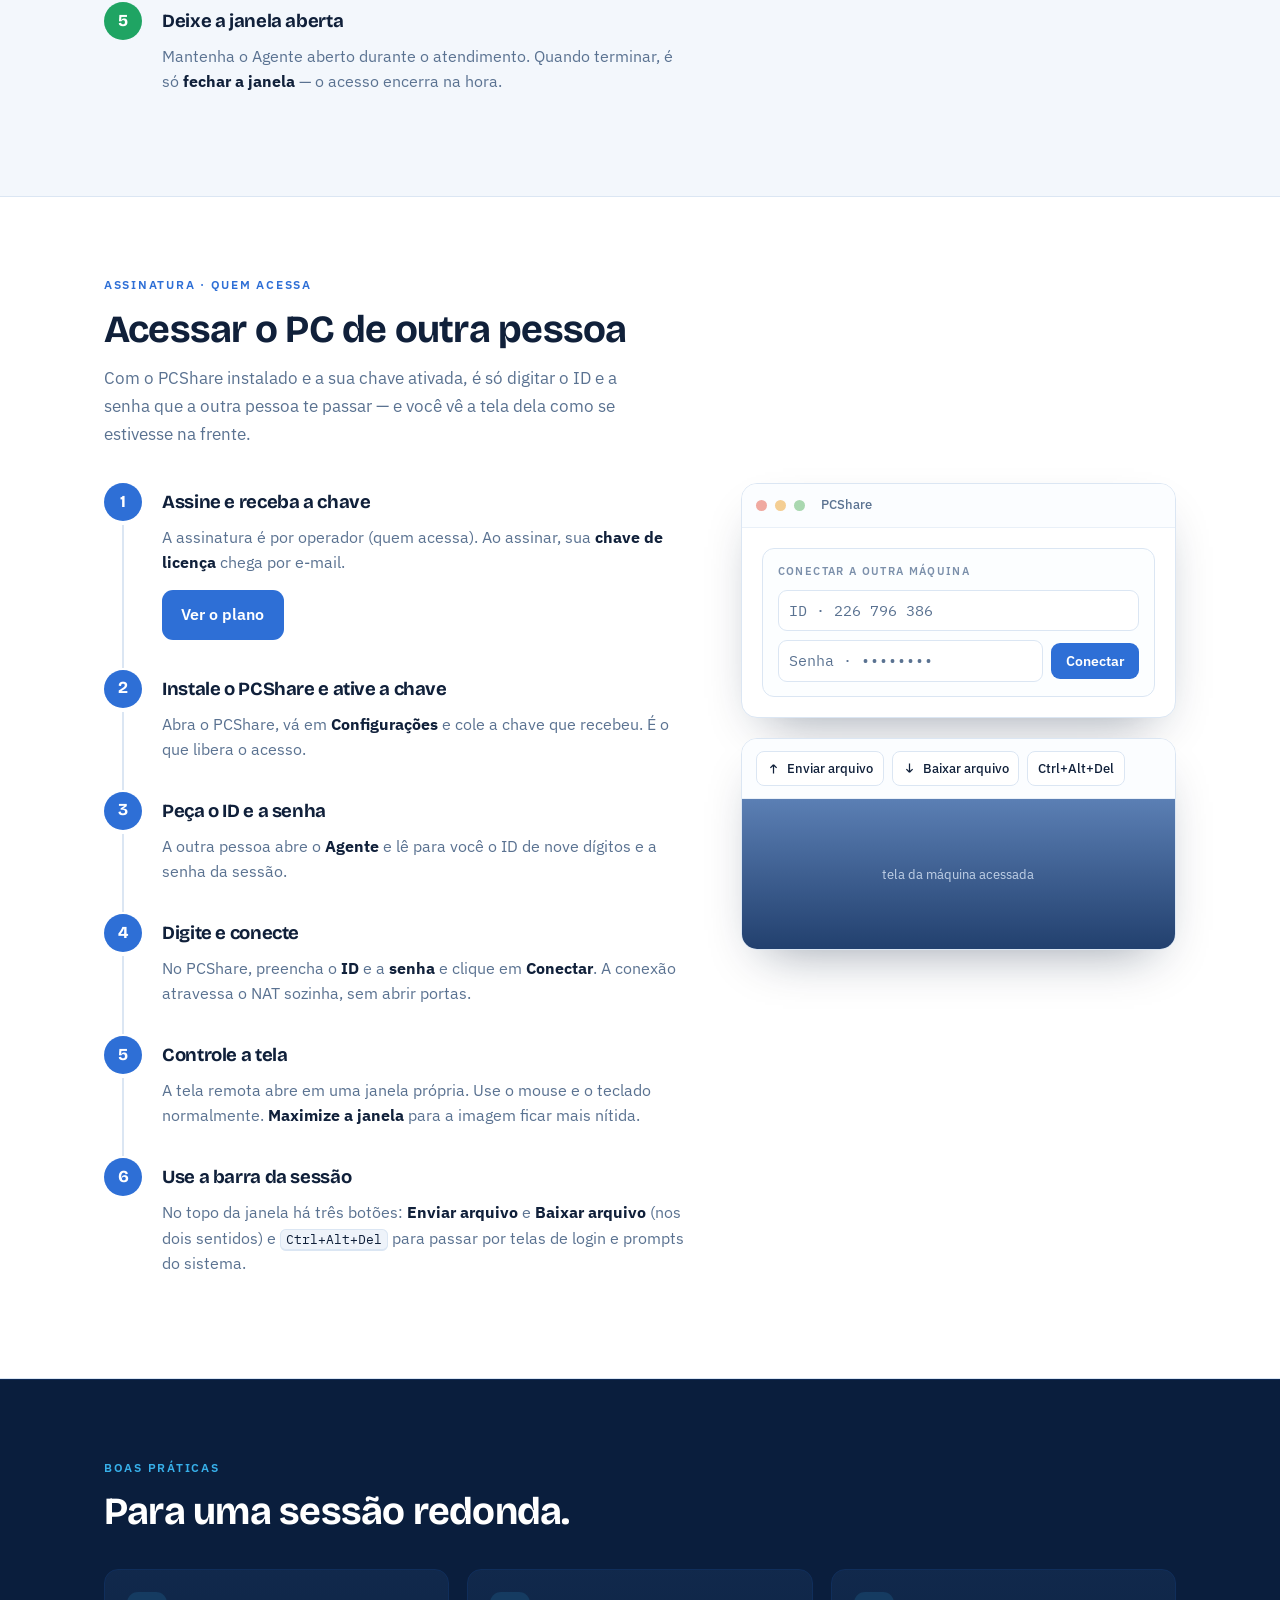
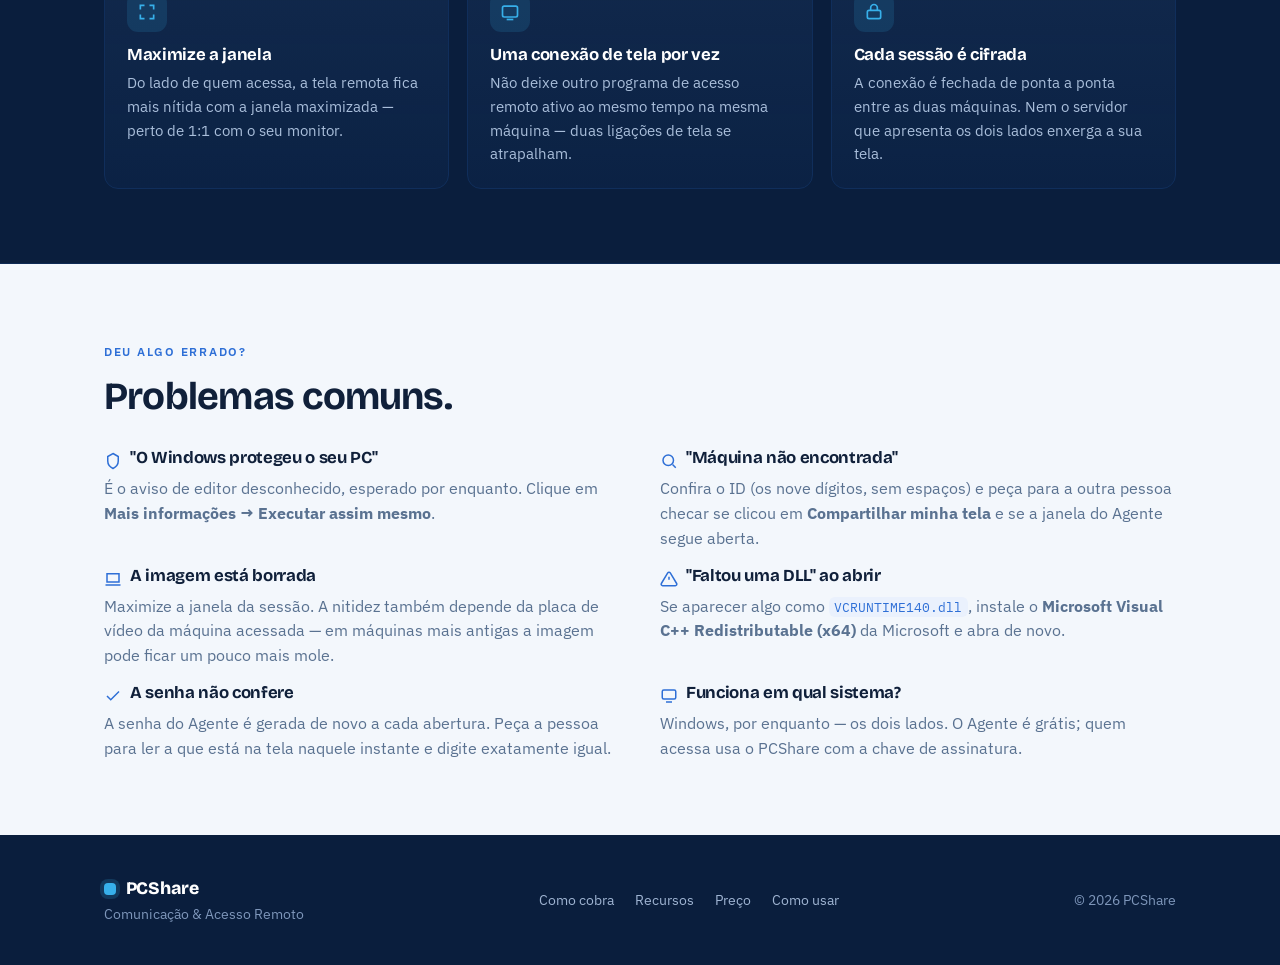
<file: site/como-usar.html>
<!doctype html>
<html lang="pt-BR">
<head>
<meta charset="utf-8">
<meta name="viewport" content="width=device-width, initial-scale=1">
<title>Como usar o PCShare — guia passo a passo</title>
<meta name="description" content="Passo a passo do PCShare: como permitir acesso com o Agente grátis e como acessar outro PC com o app do operador.">
<link rel="canonical" href="https://www.pcshare.com.br/como-usar.html">
<meta name="theme-color" content="#0A1E3D">
<link rel="icon" type="image/png" sizes="64x64" href="/favicon.png">
<link rel="apple-touch-icon" href="/favicon.png">

<meta property="og:type" content="article">
<meta property="og:site_name" content="PCShare">
<meta property="og:locale" content="pt_BR">
<meta property="og:url" content="https://www.pcshare.com.br/como-usar.html">
<meta property="og:title" content="Como usar o PCShare — guia passo a passo">
<meta property="og:description" content="Do download à tela remota: o passo a passo para quem é acessado (Agente grátis) e para quem acessa (operador).">
<meta property="og:image" content="https://www.pcshare.com.br/og.png">
<meta property="og:image:width" content="1200">
<meta property="og:image:height" content="630">
<meta name="twitter:card" content="summary_large_image">
<meta name="twitter:title" content="Como usar o PCShare">
<meta name="twitter:description" content="Do download à tela remota, para os dois lados. Passo a passo.">
<meta name="twitter:image" content="https://www.pcshare.com.br/og.png">

<link rel="preconnect" href="https://fonts.googleapis.com">
<link rel="preconnect" href="https://fonts.gstatic.com" crossorigin>
<link rel="stylesheet" href="https://fonts.googleapis.com/css2?family=Bricolage+Grotesque:opsz,wght@12..96,600;12..96,700;12..96,800&family=IBM+Plex+Mono:wght@500;600&family=IBM+Plex+Sans:wght@400;500;600;700&display=swap">
<style>
  :root{
    --navy:#0A1E3D; --navy-2:#0E2A54;
    --navy-line:#1B3A66; --navy-card:#102E5B;
    --cyan:#37B0EA; --cyan-soft:#8FD3F4;
    --blue:#2E6FD6; --blue-hover:#255FBD;
    --ink:#10203A; --muted:#5A7291; --muted-2:#7C90AB;
    --paper:#F3F7FC; --card:#FFFFFF; --line:#DBE6F3; --line-2:#E9F0F8;
    --good:#1FA463; --good-soft:#E3F5EC;
    --warn:#C89B3C; --warn-bg:#FFF7E8; --warn-line:#F0DEB0;
    --sans:"IBM Plex Sans", system-ui, -apple-system, Segoe UI, Roboto, sans-serif;
    --disp:"Bricolage Grotesque", var(--sans);
    --mono:"IBM Plex Mono", ui-monospace, SFMono-Regular, Menlo, monospace;
    --wrap:1120px;
    --shadow:0 22px 50px -24px rgba(9,26,54,.45);
    --shadow-sm:0 6px 20px -12px rgba(9,26,54,.35);
  }
  *{box-sizing:border-box}
  body{
    margin:0; background:var(--paper); color:var(--ink);
    font-family:var(--sans); font-size:16px; line-height:1.6;
    -webkit-font-smoothing:antialiased;
  }
  h1,h2,h3{font-family:var(--disp); font-weight:700; line-height:1.08; letter-spacing:-.02em; text-wrap:balance; margin:0}
  p{margin:0}
  a{color:inherit; text-decoration:none}
  img{max-width:100%; display:block}
  .wrap{max-width:var(--wrap); margin-inline:auto; padding-inline:24px}
  .eyebrow{font-size:.78rem; font-weight:600; letter-spacing:.14em; text-transform:uppercase}
  .btn{
    display:inline-flex; align-items:center; gap:.5rem; justify-content:center;
    font-family:var(--sans); font-weight:600; font-size:.98rem;
    padding:.72rem 1.15rem; border-radius:11px; border:1px solid transparent;
    cursor:pointer; transition:transform .12s ease, background .15s ease, border-color .15s ease;
  }
  .btn:active{transform:translateY(1px)}
  .btn-primary{background:var(--blue); color:#fff}
  .btn-primary:hover{background:var(--blue-hover)}
  .btn-ghost-light{background:transparent; color:#EAF4FD; border-color:rgba(143,211,244,.35)}
  .btn-ghost-light:hover{border-color:var(--cyan); color:#fff}
  .btn-ghost{background:transparent; color:var(--blue); border-color:var(--line)}
  .btn-ghost:hover{border-color:var(--blue); background:#fff}
  .btn-lg{padding:.85rem 1.4rem; font-size:1.02rem; border-radius:12px}
  a:focus-visible,.btn:focus-visible{outline:3px solid var(--cyan); outline-offset:2px}

  /* ---------- top (navy) ---------- */
  .top{background:var(--navy); color:#EAF2FB; position:relative; overflow:hidden}
  .top::before{
    content:""; position:absolute; inset:0;
    background:
      radial-gradient(120% 90% at 82% -10%, rgba(55,176,234,.20), transparent 55%),
      radial-gradient(90% 70% at 0% 110%, rgba(46,111,214,.18), transparent 60%);
    pointer-events:none;
  }
  nav{position:relative; display:flex; align-items:center; justify-content:space-between; gap:1rem; padding-block:22px}
  .brand{display:flex; align-items:center; gap:.6rem; font-family:var(--disp); font-weight:800; font-size:1.28rem; letter-spacing:-.01em; color:#fff}
  .brand .mk{width:12px; height:12px; border-radius:4px; background:var(--cyan); box-shadow:0 0 0 4px rgba(55,176,234,.18)}
  .nav-links{display:flex; align-items:center; gap:1.6rem}
  .nav-links a{color:#B9CBE4; font-weight:500; font-size:.95rem}
  .nav-links a:hover,.nav-links a[aria-current]{color:#fff}
  .nav-cta{display:flex; align-items:center; gap:.6rem}

  .phead{position:relative; padding-block:44px 64px; max-width:70ch}
  .phead .eyebrow{color:var(--cyan-soft)}
  .phead h1{color:#fff; font-size:clamp(2.1rem,4.6vw,3.3rem); margin-top:14px}
  .phead h1 .hl{color:var(--cyan)}
  .phead .lead{color:#B9CBE4; font-size:1.14rem; max-width:52ch; margin-top:16px}

  /* role picker */
  .roles{display:grid; grid-template-columns:1fr 1fr; gap:18px; margin-top:30px; max-width:820px}
  .role{display:flex; flex-direction:column; gap:6px; padding:22px; border-radius:16px; border:1px solid var(--navy-line);
        background:linear-gradient(180deg,rgba(28,59,102,.45),rgba(16,46,91,.30)); transition:border-color .15s ease, transform .12s ease}
  .role:hover{border-color:var(--cyan); transform:translateY(-2px)}
  .role .tag{align-self:flex-start; font-size:.72rem; font-weight:700; letter-spacing:.04em; padding:.24rem .55rem; border-radius:999px; margin-bottom:4px}
  .tag.free{background:rgba(31,164,99,.16); color:#7FE0AC}
  .tag.paid{background:rgba(46,111,214,.20); color:#9FC2F4}
  .role h2{color:#fff; font-size:1.28rem}
  .role p{color:#A9BEDA; font-size:.95rem}
  .role .arrow{margin-top:8px; color:var(--cyan); font-weight:600; font-size:.92rem; display:inline-flex; align-items:center; gap:.35rem}

  /* ---------- sections ---------- */
  section{padding-block:74px}
  .sec-head{max-width:62ch}
  .sec-head .eyebrow{color:var(--blue)}
  .sec-head .eyebrow.free{color:var(--good)}
  .sec-head h2{font-size:clamp(1.7rem,3.3vw,2.4rem); margin-top:12px}
  .sec-head p{color:var(--muted); font-size:1.08rem; margin-top:14px; max-width:56ch}
  .alt{background:#fff; border-block:1px solid var(--line)}

  /* guide layout: steps + a sticky visual */
  .guide{display:grid; grid-template-columns:1.15fr .85fr; gap:48px; align-items:start; margin-top:36px}
  .visual{position:sticky; top:24px}

  /* numbered steps */
  .gsteps{list-style:none; counter-reset:g; margin:0; padding:0; display:flex; flex-direction:column; gap:2px}
  /* Número fixo à esquerda (posição absoluta) e o conteúdo ocupando a largura
     toda com um recuo à esquerda — assim o texto fica sempre alinhado à
     esquerda e nunca é espremido numa coluna estreita. */
  .gstep{position:relative; padding:0 0 28px 58px}
  .gstep::before{
    counter-increment:g; content:counter(g);
    position:absolute; left:0; top:0;
    width:38px; height:38px; border-radius:50%;
    display:grid; place-items:center; font-family:var(--disp); font-weight:700; font-size:1.05rem;
    color:#fff; background:var(--blue); z-index:1;
  }
  .gsteps.free .gstep::before{background:var(--good)}
  /* linha ligando os números */
  .gstep:not(:last-child)::after{
    content:""; position:absolute; left:18px; top:42px; bottom:0; width:2px; background:var(--line);
  }
  .gstep h3{font-size:1.16rem; min-height:38px; display:flex; align-items:center}
  .gstep .txt{color:var(--muted); margin-top:4px; font-size:.98rem}
  .gstep .txt strong{color:var(--ink)}
  .gstep .btn{margin-top:14px}
  kbd{font-family:var(--mono); font-size:.82em; background:#EEF3FA; border:1px solid var(--line); border-bottom-width:2px; border-radius:6px; padding:.08em .4em; color:var(--ink)}
  .path-inline{font-family:var(--mono); font-size:.86em; color:var(--blue); background:#EAF1FD; padding:.08em .4em; border-radius:6px}

  /* callouts */
  .callout{display:flex; gap:.7rem; padding:12px 15px; border-radius:12px; font-size:.93rem; margin-top:14px; line-height:1.5}
  .callout svg{flex:none; margin-top:2px}
  .callout.warn{background:var(--warn-bg); border:1px solid var(--warn-line); color:#6b5626}
  .callout.warn svg{color:var(--warn)}
  .callout.info{background:#EAF1FD; border:1px solid #C9DBF3; color:#2b4a78}
  .callout.info svg{color:var(--blue)}
  .callout b{color:inherit}

  /* app-window mock (from the landing) */
  .mock{background:var(--card); color:var(--ink); border-radius:16px; box-shadow:var(--shadow); overflow:hidden; border:1px solid var(--line)}
  .mock + .mock{margin-top:20px}
  .mock-bar{display:flex; align-items:center; gap:.5rem; padding:11px 14px; border-bottom:1px solid var(--line-2); background:#FBFDFF}
  .mock-bar i{width:11px; height:11px; border-radius:50%; background:#D6E0EC; display:block}
  .mock-bar i:nth-child(1){background:#F0A9A0} .mock-bar i:nth-child(2){background:#F4CE93} .mock-bar i:nth-child(3){background:#A9D8B0}
  .mock-bar .ttl{margin-left:8px; font-size:.8rem; color:var(--muted); font-weight:500}
  .mock-body{padding:20px}
  .mock-cap{font-family:var(--disp); font-weight:700; font-size:1.05rem; margin-bottom:14px}
  .mock-cap small{display:block; font-family:var(--sans); font-weight:500; font-size:.82rem; color:var(--muted); letter-spacing:0; text-transform:none; margin-top:2px}
  .panel{border:1px solid var(--line); border-radius:12px; padding:14px 15px; background:#FCFEFF}
  .panel + .panel{margin-top:12px}
  .plabel{font-size:.7rem; font-weight:600; letter-spacing:.12em; text-transform:uppercase; color:var(--muted-2)}
  .idrow{display:flex; align-items:center; justify-content:space-between; gap:10px; margin-top:6px}
  .idnum{font-family:var(--mono); font-weight:600; font-size:1.5rem; letter-spacing:.02em; color:var(--ink)}
  .pill{display:inline-flex; align-items:center; gap:.35rem; font-size:.74rem; color:var(--good); font-weight:600}
  .pill .d{width:8px; height:8px; border-radius:50%; background:var(--good)}
  .field{display:flex; align-items:center; gap:8px; margin-top:9px}
  .field .inp{flex:1; border:1px solid var(--line); border-radius:9px; padding:.5rem .65rem; font-family:var(--mono); color:var(--muted); font-size:.92rem; background:#fff}
  .field .go{background:var(--blue); color:#fff; border:none; border-radius:9px; padding:.55rem .9rem; font-weight:600; font-family:var(--sans); font-size:.88rem; white-space:nowrap}
  .mockbtn{margin-top:14px; width:100%; background:var(--blue); color:#fff; border:none; border-radius:10px; padding:.72rem; font-weight:600; font-family:var(--sans); font-size:.95rem}
  .mockbtn.free{background:var(--good)}

  /* session toolbar mock */
  .toolbar{display:flex; gap:8px; padding:12px 14px; border-bottom:1px solid var(--line-2); background:#FBFDFF; flex-wrap:wrap}
  .tbtn{display:inline-flex; align-items:center; gap:.35rem; font-size:.82rem; font-weight:500; color:var(--ink); border:1px solid var(--line); border-radius:8px; padding:.38rem .6rem; background:#fff}
  .screen{height:150px; background:
      linear-gradient(180deg,#5B7FB4,#22406E);
      display:grid; place-items:center; color:#D9E6F7; font-size:.82rem; position:relative}
  .screen::after{content:"tela da máquina acessada"; opacity:.85}

  /* tips (navy) */
  .tips{background:var(--navy); color:#E7F0FA; border-block:1px solid var(--navy-2)}
  .tips .sec-head .eyebrow{color:var(--cyan)}
  .tips .sec-head h2{color:#fff}
  .tgrid{display:grid; grid-template-columns:repeat(3,1fr); gap:18px; margin-top:36px}
  .tip{border:1px solid var(--navy-card); border-radius:14px; padding:22px; background:linear-gradient(180deg,rgba(28,59,102,.35),rgba(16,46,91,.25))}
  .tip .ic{width:40px; height:40px; border-radius:11px; display:grid; place-items:center; background:rgba(55,176,234,.14); color:var(--cyan); margin-bottom:14px}
  .tip h3{font-size:1.05rem; color:#fff}
  .tip p{color:#A9BEDA; margin-top:7px; font-size:.93rem}

  /* troubleshooting */
  .faq-grid{display:grid; grid-template-columns:1fr 1fr; gap:16px 40px; margin-top:32px}
  .qa h3{font-size:1.05rem; display:flex; gap:.5rem; align-items:flex-start}
  .qa h3 svg{flex:none; margin-top:3px; color:var(--blue)}
  .qa p{color:var(--muted); margin-top:6px; font-size:.97rem}

  footer{background:var(--navy); color:#9FB4D2; padding-block:40px}
  .foot-row{display:flex; flex-wrap:wrap; align-items:center; justify-content:space-between; gap:16px}
  footer .brand{font-size:1.1rem}
  footer .tagline{font-size:.86rem; color:#7E96BA}
  footer .links{display:flex; gap:1.3rem; font-size:.9rem}
  footer .links a:hover{color:#fff}

  @media (max-width:900px){
    .roles,.guide,.tgrid,.faq-grid{grid-template-columns:1fr}
    .guide{gap:32px}
    .visual{position:static}
    .nav-links{display:none}
  }
  @media (max-width:560px){
    .wrap{padding-inline:18px}
    section{padding-block:52px}
    .idnum{font-size:1.3rem}
    .nav-cta .btn:first-child{display:none}
  }
</style>
</head>
<body>

<div class="top">
  <div class="wrap">
    <nav>
      <a class="brand" href="/"><span class="mk"></span>PCShare</a>
      <div class="nav-links">
        <a href="/#modelo">Como cobra</a>
        <a href="/#recursos">Recursos</a>
        <a href="/#preco">Preço</a>
        <a href="/como-usar.html" aria-current="page">Como usar</a>
      </div>
      <div class="nav-cta">
        <a class="btn btn-ghost-light" href="/baixar/PCShare-Agente.exe" download>Baixar grátis</a>
        <a class="btn btn-primary" href="/#preco">Assinar</a>
      </div>
    </nav>

    <header class="phead">
      <span class="eyebrow">Guia rápido</span>
      <h1>Como usar o <span class="hl">PCShare.</span></h1>
      <p class="lead">São dois programas, um para cada papel. Ache o seu abaixo e siga o passo a passo — do download à tela remota em cerca de um minuto.</p>

      <div class="roles">
        <a class="role" href="#agente">
          <span class="tag free">Grátis</span>
          <h2>Vou ser acessado</h2>
          <p>Alguém vai te ajudar mexendo no seu PC. Você usa o Agente, de graça.</p>
          <span class="arrow">Ver o passo a passo
            <svg width="16" height="16" viewBox="0 0 24 24" fill="none" stroke="currentColor" stroke-width="2"><path d="M5 12h14M13 6l6 6-6 6"/></svg></span>
        </a>
        <a class="role" href="#operador">
          <span class="tag paid">Assinatura</span>
          <h2>Vou acessar outro PC</h2>
          <p>Você controla a máquina de outra pessoa. Usa o PCShare, com sua chave.</p>
          <span class="arrow">Ver o passo a passo
            <svg width="16" height="16" viewBox="0 0 24 24" fill="none" stroke="currentColor" stroke-width="2"><path d="M5 12h14M13 6l6 6-6 6"/></svg></span>
        </a>
      </div>
    </header>
  </div>
</div>

<!-- ============ AGENTE (quem é acessado) ============ -->
<section id="agente">
  <div class="wrap">
    <div class="sec-head">
      <span class="eyebrow free">Grátis · quem é acessado</span>
      <h2>Deixar acessarem o meu PC</h2>
      <p>Você baixa o Agente, mostra dois números para quem vai te ajudar e pronto — nada de configurar rede, sem cadastro, sem pagar nada.</p>
    </div>

    <div class="guide">
      <ol class="gsteps free">
        <li class="gstep">
          <h3>Baixe o Agente</h3>
          <p class="txt">É um programa único, sem instalador. Baixe e guarde onde quiser — a Área de Trabalho serve.</p>
          <a class="btn btn-ghost" href="/baixar/PCShare-Agente.exe" download>
            <svg width="18" height="18" viewBox="0 0 24 24" fill="none" stroke="currentColor" stroke-width="2"><path d="M12 3v12M12 15l-4-4M12 15l4-4M5 21h14"/></svg>
            Baixar o Agente grátis
          </a>
        </li>
        <li class="gstep">
          <h3>Abra o programa</h3>
          <p class="txt">Dê dois cliques no arquivo baixado. A janela <strong>PCShare Agente</strong> abre mostrando o número da sua máquina.</p>
          <div class="callout warn">
            <svg width="18" height="18" viewBox="0 0 24 24" fill="none" stroke="currentColor" stroke-width="2"><path d="M12 9v4M12 17h.01M10.3 3.9 1.8 18a2 2 0 0 0 1.7 3h17a2 2 0 0 0 1.7-3L13.7 3.9a2 2 0 0 0-3.4 0z"/></svg>
            <span>Na primeira vez o Windows pode avisar <b>"Windows protegeu o seu PC"</b>. Clique em <b>Mais informações → Executar assim mesmo</b>. É normal — o programa ainda não tem assinatura digital.</span>
          </div>
        </li>
        <li class="gstep">
          <h3>Clique em "Compartilhar minha tela"</h3>
          <p class="txt">O botão azul coloca sua máquina à espera. Só a partir daí ela pode ser acessada — enquanto você não clica, ninguém entra.</p>
        </li>
        <li class="gstep">
          <h3>Passe o ID e a senha</h3>
          <p class="txt">Diga a quem vai te ajudar o <strong>ID</strong> (nove dígitos) e a <strong>Senha</strong> que aparecem na janela. É o que a outra pessoa digita para conectar.</p>
          <div class="callout info">
            <svg width="18" height="18" viewBox="0 0 24 24" fill="none" stroke="currentColor" stroke-width="2"><circle cx="12" cy="12" r="9"/><path d="M12 8h.01M11 12h1v4h1"/></svg>
            <span>A senha muda a cada vez que você abre o Agente. Passe sempre a que estiver na tela naquele momento.</span>
          </div>
        </li>
        <li class="gstep">
          <h3>Deixe a janela aberta</h3>
          <p class="txt">Mantenha o Agente aberto durante o atendimento. Quando terminar, é só <strong>fechar a janela</strong> — o acesso encerra na hora.</p>
        </li>
      </ol>

      <div class="visual">
        <div class="mock" role="img" aria-label="Janela do PCShare Agente com o ID, a senha e o botão Compartilhar minha tela">
          <div class="mock-bar"><i></i><i></i><i></i><span class="ttl">PCShare Agente</span></div>
          <div class="mock-body">
            <div class="mock-cap">PCShare Agente
              <small>Permitir acesso à minha máquina</small>
            </div>
            <div class="panel">
              <div class="plabel">Esta máquina</div>
              <div class="idrow">
                <span class="idnum">226 796 386</span>
                <span class="pill"><span class="d"></span>pronto</span>
              </div>
              <div class="field">
                <span class="inp" style="flex:none">Senha:</span>
                <span class="inp" style="max-width:120px">7QK2·P8M4</span>
              </div>
            </div>
            <button class="mockbtn free" type="button">Compartilhar minha tela</button>
          </div>
        </div>
      </div>
    </div>
  </div>
</section>

<!-- ============ OPERADOR (quem acessa) ============ -->
<section id="operador" class="alt">
  <div class="wrap">
    <div class="sec-head">
      <span class="eyebrow">Assinatura · quem acessa</span>
      <h2>Acessar o PC de outra pessoa</h2>
      <p>Com o PCShare instalado e a sua chave ativada, é só digitar o ID e a senha que a outra pessoa te passar — e você vê a tela dela como se estivesse na frente.</p>
    </div>

    <div class="guide">
      <ol class="gsteps">
        <li class="gstep">
          <h3>Assine e receba a chave</h3>
          <p class="txt">A assinatura é por operador (quem acessa). Ao assinar, sua <strong>chave de licença</strong> chega por e-mail.</p>
          <a class="btn btn-primary" href="/#preco">Ver o plano</a>
        </li>
        <li class="gstep">
          <h3>Instale o PCShare e ative a chave</h3>
          <p class="txt">Abra o PCShare, vá em <strong>Configurações</strong> e cole a chave que recebeu. É o que libera o acesso.</p>
        </li>
        <li class="gstep">
          <h3>Peça o ID e a senha</h3>
          <p class="txt">A outra pessoa abre o <strong>Agente</strong> e lê para você o ID de nove dígitos e a senha da sessão.</p>
        </li>
        <li class="gstep">
          <h3>Digite e conecte</h3>
          <p class="txt">No PCShare, preencha o <strong>ID</strong> e a <strong>senha</strong> e clique em <strong>Conectar</strong>. A conexão atravessa o NAT sozinha, sem abrir portas.</p>
        </li>
        <li class="gstep">
          <h3>Controle a tela</h3>
          <p class="txt">A tela remota abre em uma janela própria. Use o mouse e o teclado normalmente. <strong>Maximize a janela</strong> para a imagem ficar mais nítida.</p>
        </li>
        <li class="gstep">
          <h3>Use a barra da sessão</h3>
          <p class="txt">No topo da janela há três botões: <strong>Enviar arquivo</strong> e <strong>Baixar arquivo</strong> (nos dois sentidos) e <kbd>Ctrl+Alt+Del</kbd> para passar por telas de login e prompts do sistema.</p>
        </li>
      </ol>

      <div class="visual">
        <div class="mock" role="img" aria-label="Janela do PCShare para conectar por ID">
          <div class="mock-bar"><i></i><i></i><i></i><span class="ttl">PCShare</span></div>
          <div class="mock-body">
            <div class="panel">
              <div class="plabel">Conectar a outra máquina</div>
              <div class="field">
                <span class="inp">ID · 226 796 386</span>
              </div>
              <div class="field">
                <span class="inp">Senha · ••••••••</span>
                <button class="go" type="button">Conectar</button>
              </div>
            </div>
          </div>
        </div>

        <div class="mock" role="img" aria-label="Barra da sessão com Enviar arquivo, Baixar arquivo e Ctrl+Alt+Del sobre a tela remota">
          <div class="toolbar">
            <span class="tbtn">
              <svg width="15" height="15" viewBox="0 0 24 24" fill="none" stroke="currentColor" stroke-width="2"><path d="M12 20V6M12 6l-5 5M12 6l5 5"/></svg>
              Enviar arquivo</span>
            <span class="tbtn">
              <svg width="15" height="15" viewBox="0 0 24 24" fill="none" stroke="currentColor" stroke-width="2"><path d="M12 4v14M12 18l-5-5M12 18l5-5"/></svg>
              Baixar arquivo</span>
            <span class="tbtn">Ctrl+Alt+Del</span>
          </div>
          <div class="screen"></div>
        </div>
      </div>
    </div>
  </div>
</section>

<!-- ============ dicas ============ -->
<section class="tips">
  <div class="wrap">
    <div class="sec-head">
      <span class="eyebrow">Boas práticas</span>
      <h2>Para uma sessão redonda.</h2>
    </div>
    <div class="tgrid">
      <div class="tip">
        <div class="ic"><svg width="20" height="20" viewBox="0 0 24 24" fill="none" stroke="currentColor" stroke-width="2"><path d="M4 9V4h5M20 9V4h-5M4 15v5h5M20 15v5h-5"/></svg></div>
        <h3>Maximize a janela</h3>
        <p>Do lado de quem acessa, a tela remota fica mais nítida com a janela maximizada — perto de 1:1 com o seu monitor.</p>
      </div>
      <div class="tip">
        <div class="ic"><svg width="20" height="20" viewBox="0 0 24 24" fill="none" stroke="currentColor" stroke-width="2"><rect x="3" y="5" width="18" height="13" rx="2"/><path d="M8 21h8"/></svg></div>
        <h3>Uma conexão de tela por vez</h3>
        <p>Não deixe outro programa de acesso remoto ativo ao mesmo tempo na mesma máquina — duas ligações de tela se atrapalham.</p>
      </div>
      <div class="tip">
        <div class="ic"><svg width="20" height="20" viewBox="0 0 24 24" fill="none" stroke="currentColor" stroke-width="2"><rect x="4" y="10" width="16" height="10" rx="2"/><path d="M8 10V7a4 4 0 018 0v3"/></svg></div>
        <h3>Cada sessão é cifrada</h3>
        <p>A conexão é fechada de ponta a ponta entre as duas máquinas. Nem o servidor que apresenta os dois lados enxerga a sua tela.</p>
      </div>
    </div>
  </div>
</section>

<!-- ============ problemas comuns ============ -->
<section id="ajuda">
  <div class="wrap">
    <div class="sec-head">
      <span class="eyebrow">Deu algo errado?</span>
      <h2>Problemas comuns.</h2>
    </div>
    <div class="faq-grid">
      <div class="qa">
        <h3><svg width="18" height="18" viewBox="0 0 24 24" fill="none" stroke="currentColor" stroke-width="2"><path d="M12 2l7 4v6c0 4.5-3 8-7 10-4-2-7-5.5-7-10V6l7-4z"/></svg> "O Windows protegeu o seu PC"</h3>
        <p>É o aviso de editor desconhecido, esperado por enquanto. Clique em <b>Mais informações → Executar assim mesmo</b>.</p>
      </div>
      <div class="qa">
        <h3><svg width="18" height="18" viewBox="0 0 24 24" fill="none" stroke="currentColor" stroke-width="2"><circle cx="11" cy="11" r="7"/><path d="M21 21l-4.3-4.3"/></svg> "Máquina não encontrada"</h3>
        <p>Confira o ID (os nove dígitos, sem espaços) e peça para a outra pessoa checar se clicou em <b>Compartilhar minha tela</b> e se a janela do Agente segue aberta.</p>
      </div>
      <div class="qa">
        <h3><svg width="18" height="18" viewBox="0 0 24 24" fill="none" stroke="currentColor" stroke-width="2"><path d="M4 5h16v11H4z"/><path d="M2 20h20"/></svg> A imagem está borrada</h3>
        <p>Maximize a janela da sessão. A nitidez também depende da placa de vídeo da máquina acessada — em máquinas mais antigas a imagem pode ficar um pouco mais mole.</p>
      </div>
      <div class="qa">
        <h3><svg width="18" height="18" viewBox="0 0 24 24" fill="none" stroke="currentColor" stroke-width="2"><path d="M12 9v4M12 17h.01M10.3 3.9 1.8 18a2 2 0 0 0 1.7 3h17a2 2 0 0 0 1.7-3L13.7 3.9a2 2 0 0 0-3.4 0z"/></svg> "Faltou uma DLL" ao abrir</h3>
        <p>Se aparecer algo como <span class="path-inline">VCRUNTIME140.dll</span>, instale o <b>Microsoft Visual C++ Redistributable (x64)</b> da Microsoft e abra de novo.</p>
      </div>
      <div class="qa">
        <h3><svg width="18" height="18" viewBox="0 0 24 24" fill="none" stroke="currentColor" stroke-width="2"><path d="M20 6L9 17l-5-5"/></svg> A senha não confere</h3>
        <p>A senha do Agente é gerada de novo a cada abertura. Peça a pessoa para ler a que está na tela naquele instante e digite exatamente igual.</p>
      </div>
      <div class="qa">
        <h3><svg width="18" height="18" viewBox="0 0 24 24" fill="none" stroke="currentColor" stroke-width="2"><rect x="3" y="4" width="18" height="12" rx="2"/><path d="M8 20h8"/></svg> Funciona em qual sistema?</h3>
        <p>Windows, por enquanto — os dois lados. O Agente é grátis; quem acessa usa o PCShare com a chave de assinatura.</p>
      </div>
    </div>
  </div>
</section>

<footer>
  <div class="wrap foot-row">
    <div>
      <a class="brand" href="/"><span class="mk"></span>PCShare</a>
      <div class="tagline">Comunicação &amp; Acesso Remoto</div>
    </div>
    <div class="links">
      <a href="/#modelo">Como cobra</a>
      <a href="/#recursos">Recursos</a>
      <a href="/#preco">Preço</a>
      <a href="/como-usar.html">Como usar</a>
    </div>
    <div class="tagline">© 2026 PCShare</div>
  </div>
</footer>

</body>
</html>
</file>
